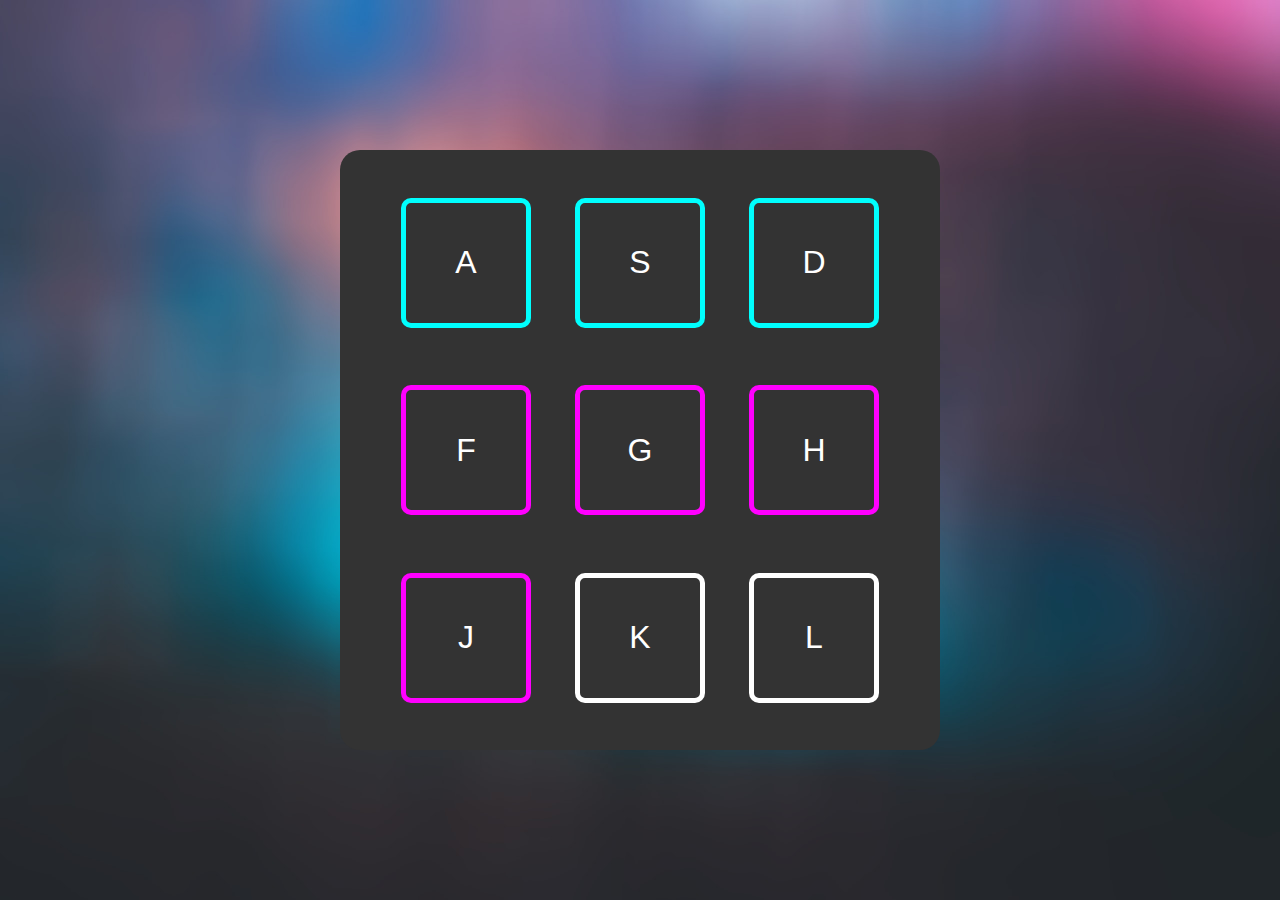
<file: projects/BeatBox/index.html>
<!DOCTYPE html>
<head>
    <meta charset="utf-8">
    <meta http-equiv="X-UA-Compatible" content="IE=edge">
    <title>BeatBoxJS</title>
    <meta name="description" content="">
    <meta name="viewport" content="width=device-width, initial-scale=1">
    <link rel="stylesheet" href="./style.css">
</head>
<body>
    <div class="container">
        <div class="beatbox">
            <div class="beat">
                <div id="65" class="button">A</div>
            </div>
            <div class="beat">
                <div id="83" class="button">S</div>
            </div>
            <div class="beat">
                <div id="68" class="button">D</div>
            </div>
            <div class="beat">
                <div id="70" class="button">F</div>
            </div>
            <div class="beat">
                <div id="71" class="button">G</div>
            </div>
            <div class="beat">
                <div id="72" class="button">H</div>
            </div>
            <div class="beat">
                <div id="74" class="button">J</div>
            </div>
            <div class="beat">
                <div id="75" class="button">K</div>
            </div>
            <div class="beat">
                <div id="76" class="button">L</div>
            </div>
        </div>
    </div>
    <script src="./utils.js"></script>
    <script src="./script.js" ></script>
</body>
</html>
</file>
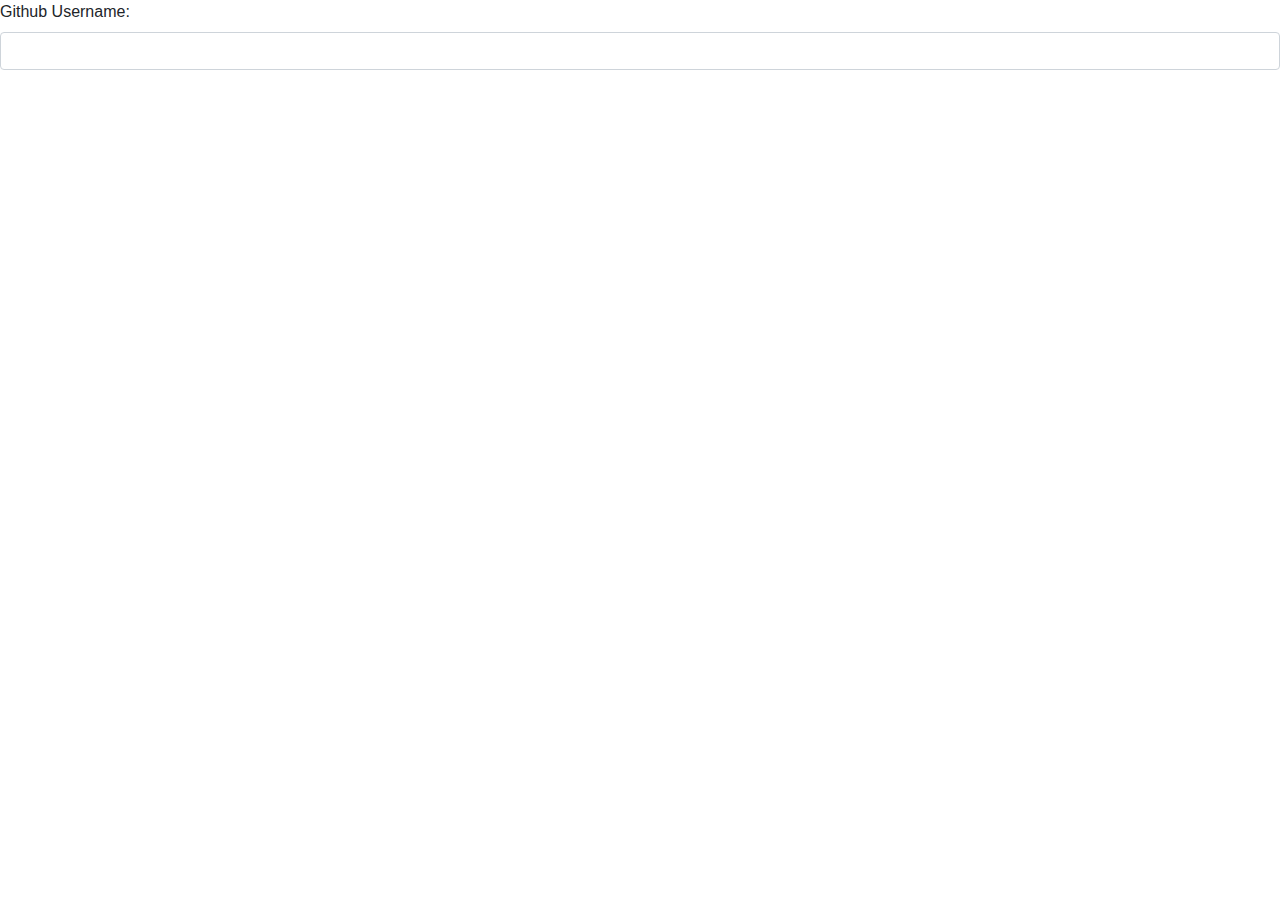
<file: projects/Github_API/index.html>
<!DOCTYPE html>
<html>
<head>
	<title>Github Profile Finder</title>
	<link rel="stylesheet" href="https://stackpath.bootstrapcdn.com/bootstrap/4.5.2/css/bootstrap.min.css">

	<style>
	img{width:100%;}
	</style>
</head>
<body>
	<div id="container">
		<form id="userForm">
			<div class="form-group">
				<label>Github Username:</label>
				<input type="text" id="username" class="form-control">

			</div>
		</form>
		<div id="profile"></div>
	</div>
	<script>
		function getProfile(e){

			e.preventDefault();

			var username= document.getElementById('username').value;
			if(!username || username==''){
				username='bradtraversy';
			}

			var xhttp = new XMLHttpRequest();
			xhttp.onreadystatechange = function(){
				if(xhttp.readyState == 4 && xhttp.status == 200){
					var user = JSON.parse(xhttp.responseText);
					document.getElementById('profile').innerHTML = `<div class="card">
					<div class="card-header">
						    <h3 class="card-title">${user.name}</h3>
						  </div>
						  <div class="card-body">
						  	<div class="row">
						  	<div class="col-md-3">
						    	<img src=${user.avatar_url}>
						    </div>
						    <div class="col-md-9">
						    <span class="badge badge-primary">Public Repos ${user.public_repos}</span>
						    <span class="badge badge-danger">Public Gists ${user.public_gists}</span>
						    <br><br>
						    	<ul class="list-group">
						    		<li class="list-group-item">Name: ${user.name}</li>
						    		<li class="list-group-item">Website: ${user.blog}</li>
						    		<li class="list-group-item">Location: ${user.location}</li>
						    	</ul>

						    	<br><br>
						    	<a class="btn btn-light" target="_blank" href="${user.html_url}">Visit Github</a>
						    </div>
						    </div>
						  </div>
						</div>
						`;
				}
			}

			xhttp.open('GET', 'https://api.github.com/users/'+ username, true);
			xhttp.send()
		}

		document.getElementById('userForm').addEventListener('submit', getProfile, false);
	</script>

</body>
</html>
</file>
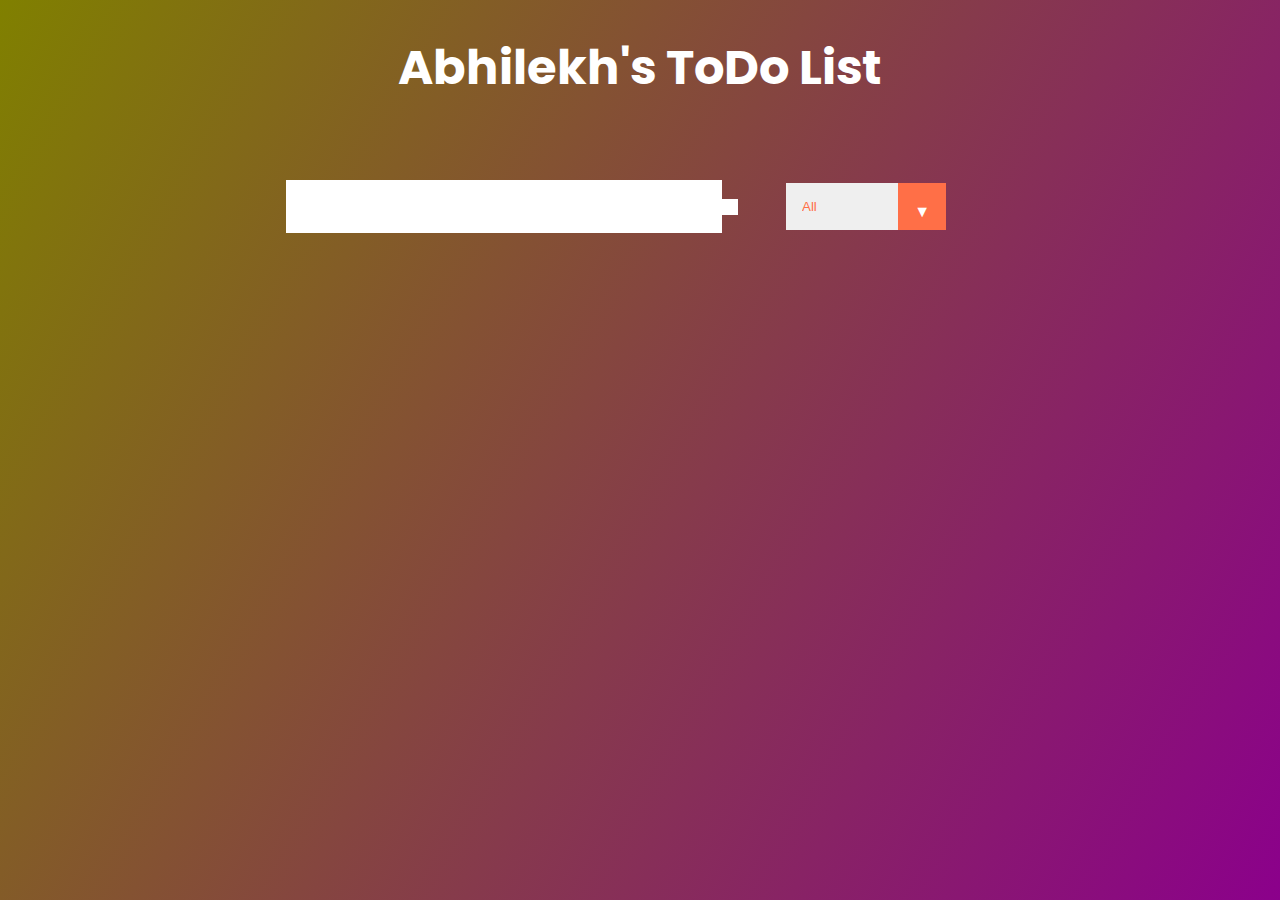
<file: projects/todo_list/index.html>
<!DOCTYPE html>
<html lang="en">
  <head>
    <meta charset="UTF-8" />
    <meta name="viewport" content="width=device-width, initial-scale=1.0" />
    <link
      href="http://fonts.googleapis.com/css?family=Poppins&Display=swap"
      rel="stylesheet"
    />
    <link
      rel="stylesheet"
      href="https://cdnjs.cloudflare.com/ajax/libs/font-awesome/5.13.0/css/all.min.css"
      integrity="sha256-h20CPZ0QyXlBuAw7A+KluUYx/3pK+c7lYEpqLTlxjYQ="
      crossorigin="anonymous"
    />
    <link rel="stylesheet" href="style.css" />
    <title>ToDo List</title>
  </head>
  <body>
    <header>
      <h1>Abhilekh's ToDo List</h1>
    </header>
    <form>
      <input type="text" class="todo-input" />
      <button class="todo-button" type="submit">
        <i class="fas fa-plus-square"></i>
      </button>
      <div class="select">
        <select name="todos" class="filter-todo">
          <option value="all">All</option>
          <option value="completed">Completed</option>
          <option value="incomplete">Incomplete</option>
        </select>
      </div>
    </form>
    <div class="todo-container">
      <ul class="todo-list"></ul>
    </div>
    <script src="./app.js"></script>
  </body>
</html>
</file>
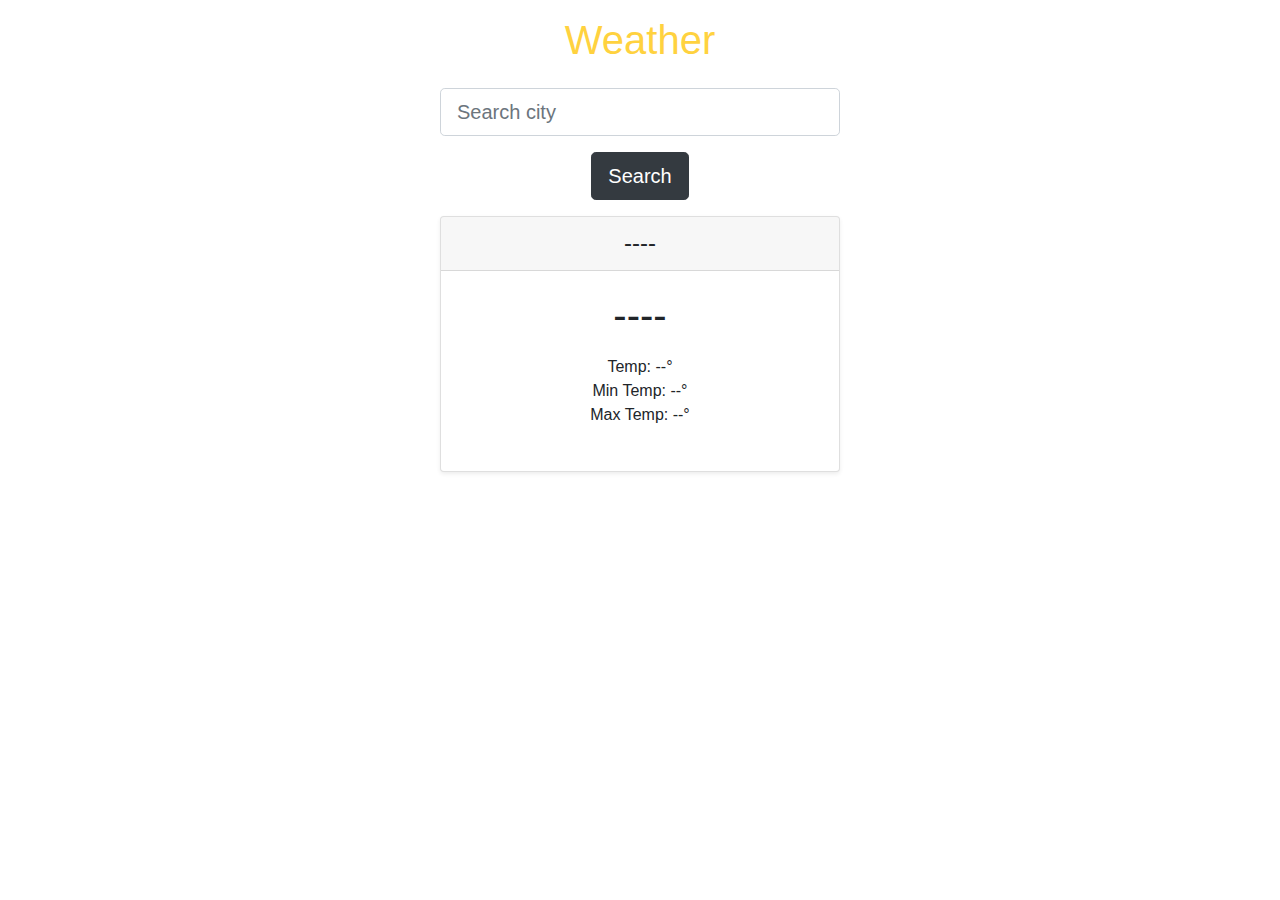
<file: projects/Weather_app/index.html>
<!DOCTYPE html>
<html>
<head>
    <title>Weather App</title>
    <link rel="stylesheet" href="https://stackpath.bootstrapcdn.com/bootstrap/4.3.1/css/bootstrap.min.css" integrity="sha384-ggOyR0iXCbMQv3Xipma34MD+dH/1fQ784/j6cY/iJTQUOhcWr7x9JvoRxT2MZw1T" crossorigin="anonymous">
    <link rel="stylesheet" type="text/css" href="style.css">
    <script src="script.js"></script>
</head>
<body class="text-center">
    <main>
        <h1 class="banner p-3">Weather</h1>
        <div class="form-group">
            <input id="city-input" class="form-control form-control-lg" type="text" placeholder="Search city">
        </div>
        <button type="button" onclick="searchCity()" class="btn btn-lg btn-dark">Search</button>
        <div id="weather-output" class="mt-3">
          <div class="card-deck mb-3 text-center">
              <div class="card mb-4 shadow-sm">
                <div class="card-header">
                  <h4 id="city-name" class="my-0 font-weight-normal">----</h4>
                </div>
                <div class="card-body">
                  <h1 id="weather-type" class="card-title">----</h1>
                  <ul class="list-unstyled mt-3 mb-4">
                    <li>Temp: <span id="temp">--</span>°</li>
                    <li>Min Temp: <span id="min-temp">--</span>°</li>
                    <li>Max Temp: <span id="max-temp">--</span>°</li>
                  </ul>
                </div>
              </div>
          </div>
        </div>
    </main>
</body>
</html>
</file>
<file: projects/BeatBox/style.css>
body {
  margin: 0;
  background-image: url(./assets/background.jpeg);
  background-size: cover;
}

.container {
  width: 100%;
  height: 100vh;
  display: flex;
  justify-content: center;
  align-items: center;
}

.beatbox {
  width: 600px;
  height: 600px;
  background: #333;
  border-radius: 20px;
  display: flex;
  flex-wrap: wrap;
  justify-content: center;
  align-content: space-evenly;
}

.beat {
  width: 150px;
  height: 150px;
  flex-basis: 29%;
  display: flex;
  justify-content: center;
  align-items: center;
}

.beat .button {
  width: 120px;
  height: 120px;
  border-radius: 10px;
  border: 5px solid aqua;
  color: white;
  display: flex;
  justify-content: center;
  align-items: center;
  font-family: sans-serif;
  font-size: 2em;
  transition: all 0.2s;
}
</file>
<file: projects/todo_list/style.css>
* {
  margin: 0;
  padding: 0;
  box-sizing: border-box;
}

body {
  background-image: linear-gradient(120deg, #808000, #8b008b);
  color: white;
  font-family: "Poppins", sans-serif;
  min-height: 100vh;
}

header {
  font-size: 1.5rem;
}

header,
form {
  min-height: 15vh;
  display: flex;
  justify-content: center;
  align-items: center;
}

form input,
form button {
  padding: 0.5rem;
  font-size: 2rem;
  border: none;
  background: white;
}
form button {
  padding: 0.5rem;
  color: #8b008b;
  cursor: pointer;
  transition: all 0.3s ease;
}

form button:hover {
  background: #8b008b;
  color: white;
}
.todo-container {
  display: flex;
  justify-content: center;
  align-items: center;
}
.todo-list {
  min-width: 30%;
  list-style: none;
}
.todo {
  margin: 0.5rem;
  background: white;
  color: black;
  font-size: 1.5rem;
  display: flex;
  justify-content: space-between;
  align-items: center;
  transition: all 0.6s ease;
}
.todo li {
  flex: 1;
}
.trash-btn,
.complete-btn {
  background-color: #ff6f47;
  color: white;
  border: none;
  padding: 1rem;
  cursor: pointer;
  font-size: 1rem;
}
.complete-btn {
  background-color: rgb(73, 204, 73);
}
.todo-item {
  padding: 0rem 0.5rem;
}

.fa-trash,
.fa-check {
  pointer-events: none;
}

.completed {
  text-decoration: line-through;
  opacity: 0.5;
}

.fall {
  transform: translateY(8rem) rotateZ(20deg);
  opacity: 0;
}

select {
  -webkit-appearance: none;
  -moz-appearance: none;
  appearance: none;
  outline: none;
  border: none;
}

.select {
  margin: 3rem;
  position: relative;
  overflow: hidden;
}
select {
  color: #ff6f47;
  width: 10rem;
  cursor: pointer;
  padding: 1rem;
}
.select::after {
  content: "\25BC";
  position: absolute;
  background: #ff6f47;
  top: 0;
  right: 0;
  padding: 1rem;
  pointer-events: none;
  transition: all 0.3s ease;
}

.select:hover::after {
  background: white;
  color: #ff6f47;
}
</file>
<file: projects/Weather_app/style.css>
#city-input,
#weather-output {
  max-width: 400px;
  margin: 0 auto;
}

.banner {
  color: #ffd23f;
  font-family: sans-serif;
}
</file>
